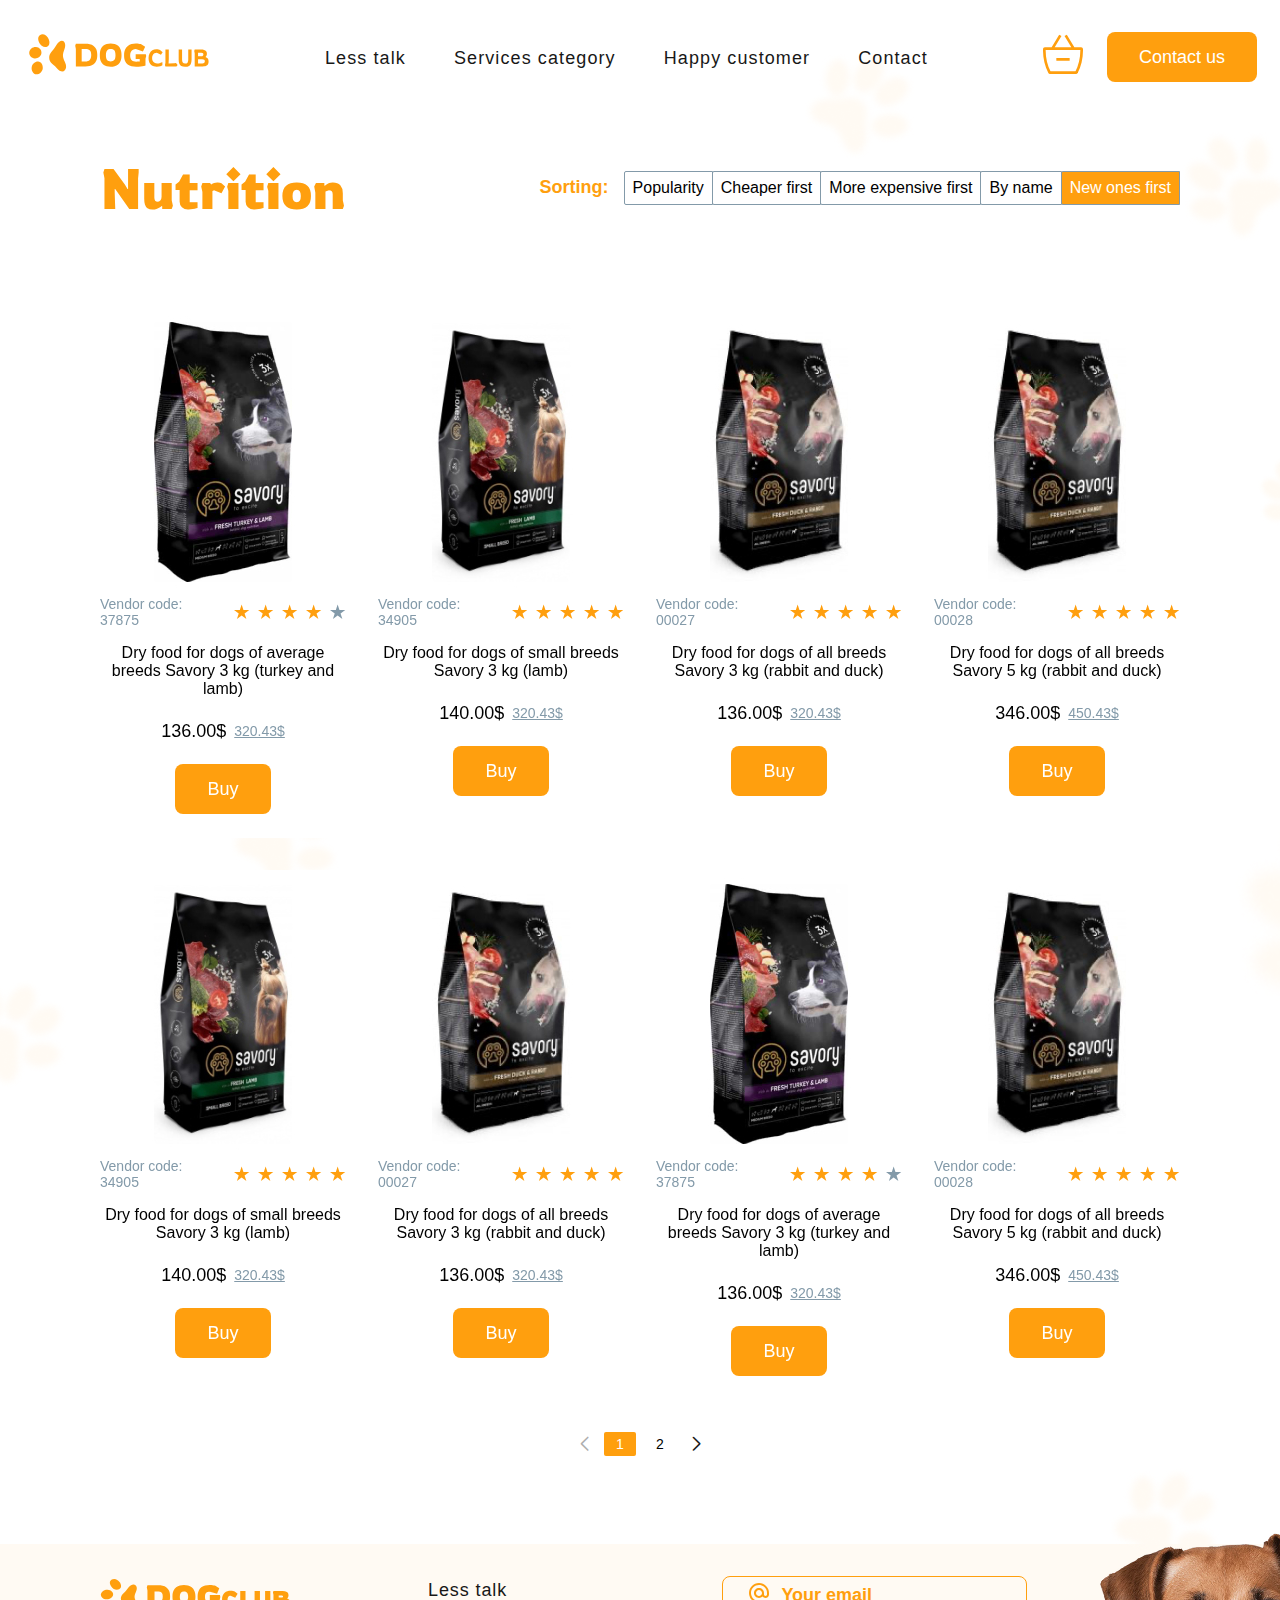
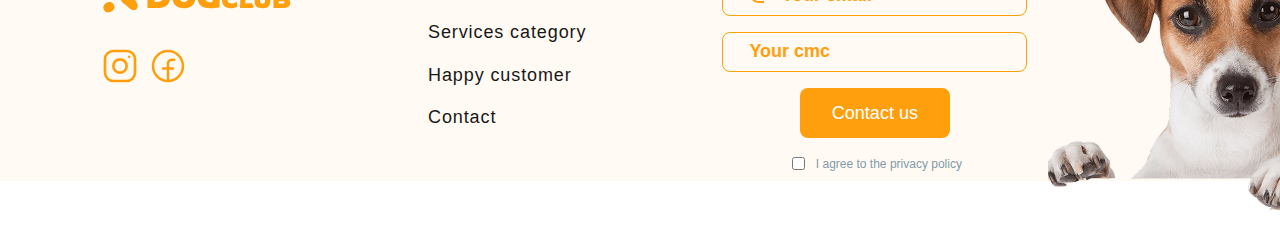
<file: nutrition.html>
<!doctype html>
<html lang="en">
  <head>
    <meta charset="UTF-8" />
    <meta http-equiv="X-UA-Compatible" content="IE=edge" />
    <meta name="viewport" content="width=device-width, initial-scale=1.0" />
    <link
      rel="stylesheet"
      href="https://cdn.jsdelivr.net/npm/swiper@11/swiper-bundle.min.css"
    />
    <link rel="stylesheet" href="/scss/main.min.css" />
    <title>Nutrition</title>
  </head>
  <body>
    <header class="header">
      <div class="container">
        <img src="/images/paw.png" alt="" class="paw paw-header rotate-paw" />
        <div class="header__container">
          <a href="/">
            <svg class="icon-logo orange" width="182" height="43">
              <use href="/images/icons.svg#icon-logo"></use>
            </svg>
          </a>
          <ul class="header__menu">
            <li>
              <a href="/#less-talk-section" class="link">Less talk</a>
            </li>
            <li>
              <a href="/#services-section" class="link">Services category</a>
            </li>
            <li>
              <a href="/#happy-customer-section" class="link">Happy customer </a>
            </li>
            <li>
              <a href="/#contact-us-section" class="link">Contact</a>
            </li>
          </ul>
          <nav class="header__nav">
            <a href="#">
              <svg class="icon-basket orange" width="32" height="32">
                <use href="/images/icons.svg#icon-basket"></use>
              </svg>
            </a>
            <button type="button" class="contact-btn btn">Contact us</button>
            <button type="button" class="header__burger menu-btn-open">
              <svg class="icon-burger-menu orange" width="24" height="24">
                <use href="/images/icons.svg#icon-burger-menu"></use>
              </svg>
            </button>
          </nav>
        </div>
      </div>
    </header>

    <div class="mobile-menu">
      <img src="/images/paw.png" alt="" class="paw mobile-menu__paw-1" />
      <img src="/images/paw.png" alt="" class="paw mobile-menu__paw-2" />
      <img src="/images/paw.png" alt="" class="paw mobile-menu__paw-3" />
      <img src="/images/paw.png" alt="" class="paw mobile-menu__paw-4" />
      <img src="/images/paw.png" alt="" class="paw mobile-menu__paw-5 rotate-paw" />
      <img src="/images/paw.png" alt="" class="paw mobile-menu__paw-6 rotate-paw" />
      <img src="/images/paw.png" alt="" class="paw mobile-menu__paw-7 rotate-paw" />
      <div class="mobile-menu__container">
        <div class="mobile-menu__head">
          <a href="/">
            <svg class="mobile-menu__icon-logo orange" width="92" height="20">
              <use href="/images/icons.svg#icon-logo"></use>
            </svg>
          </a>
          <button class="mobile-menu__btn-close menu-btn-close" type="button">
            <img src="/images/menu-to-close-transition.png" alt="close" />
          </button>
        </div>

        <ul class="mobile-menu__nav">
          <li>
            <a href="/#less-talk-section" class="mobile-menu__link link"
              >Less talk</a
            >
          </li>
          <li>
            <a href="/#services-section" class="mobile-menu__link link"
              >Services category</a
            >
          </li>
          <li>
            <a href="/#happy-customer-section" class="mobile-menu__link link"
              >Happy customer
            </a>
          </li>
          <li>
            <a href="#/contact-us-section" class="mobile-menu__link link">Contact</a>
          </li>
        </ul>

        <div class="mobile-menu__social">
          <a href="#" class="inst">
            <svg class="icon-instagram" width="32" height="32">
              <use href="/images/icons.svg#icon-instagram"></use>
            </svg>
          </a>
          <a href="#" class="facebook orange">
            <svg class="icon-facebook" width="32" height="32">
              <use href="/images/icons.svg#icon-facebook"></use></svg
          ></a>
        </div>
      </div>
    </div>

    <main>
      <section class="nutrition-hero__section section">
        <img
          src="/images/paw.png"
          alt=""
          class="paw hero__paw-1 hero__nutrition-paw"
        />
        <div class="nutrition-hero__container container">
          <h1 class="nutrition-hero__title font-Rowdies">Nutrition</h1>
          <div class="nutrition-hero__filter">
            <p class="sort orange-text">Sorting:</p>
            <div class="group-btn-sort">
              <button type="button" class="sort-btn">Popularity</button>
              <button type="button" class="sort-btn">Cheaper first</button>
              <button type="button" class="sort-btn">More expensive first</button>
              <button type="button" class="sort-btn">By name</button>
              <button type="button" class="sort-btn active">New ones first</button>
            </div>
          </div>
          <div class="nutrition-hero__filter-mobile">
            <button type="button" class="mobile-sort-trigger" id="mobileSortBtn">
              <svg class="icon-sort-mobile orange" width="24" height="24">
                <use href="/images/icons.svg#icon-sort-mobile"></use>
              </svg>
              <span class="current-sort-value">New ones first</span>
            </button>

            <div class="mobile-sort-overlay" id="mobileSortModal">
              <div class="mobile-sort-content">
                <h3 class="mobile-sort-title">Sorting</h3>
                <ul class="mobile-sort-list">
                  <li class="mobile-sort-item">
                    Popularity
                    <svg class="icon-arrow-rounded" width="14" height="14">
                      <use href="/images/icons.svg#icon-arrow-rounded"></use>
                    </svg>
                  </li>
                  <li class="mobile-sort-item">
                    Cheaper first
                    <svg class="icon-arrow-rounded" width="14" height="14">
                      <use href="/images/icons.svg#icon-arrow-rounded"></use>
                    </svg>
                  </li>
                  <li class="mobile-sort-item">
                    More expensive first
                    <svg class="icon-arrow-rounded" width="14" height="14">
                      <use href="/images/icons.svg#icon-arrow-rounded"></use>
                    </svg>
                  </li>
                  <li class="mobile-sort-item">
                    By name
                    <svg class="icon-arrow-rounded" width="14" height="14">
                      <use href="/images/icons.svg#icon-arrow-rounded"></use>
                    </svg>
                  </li>
                  <li class="mobile-sort-item active">
                    New ones first
                    <svg class="icon-arrow-rounded orange" width="14" height="14">
                      <use href="/images/icons.svg#icon-arrow-rounded"></use>
                    </svg>
                  </li>
                </ul>
              </div>
            </div>
          </div>
        </div>
      </section>

      <section class="product__section section">
        <img src="/images/paw.png" alt="" class="paw paw-nutrition-1 rotate-paw" />
        <img src="/images/paw.png" alt="" class="paw paw-nutrition-2" />
        <img src="/images/paw.png" alt="" class="paw paw-nutrition-3 rotate-paw" />

        <div class="product__slider swiper container">
          <ul class="swiper-wrapper" id="product-container">
            <li class="product__card swiper-slide" data-rating="4" data-price="136">
              <img src="/images/product1.jpg" alt="" class="img-product" />
              <div class="product__card-text">
                <div class="product__evaluation-container">
                  <p class="product__vendor-code">Vendor code: 37875</p>
                  <div class="product__stars-container">
                    <svg class="icon-Star orange" width="16" height="16">
                      <use href="/images/icons.svg#icon-Star"></use>
                    </svg>
                    <svg class="icon-Star orange" width="16" height="16">
                      <use href="/images/icons.svg#icon-Star"></use>
                    </svg>
                    <svg class="icon-Star orange" width="16" height="16">
                      <use href="/images/icons.svg#icon-Star"></use>
                    </svg>
                    <svg class="icon-Star orange" width="16" height="16">
                      <use href="/images/icons.svg#icon-Star"></use>
                    </svg>
                    <svg class="icon-Star" width="16" height="16">
                      <use href="/images/icons.svg#icon-Star"></use>
                    </svg>
                  </div>
                </div>
                <p class="product__description">
                  Dry food for dogs of average breeds Savory 3 kg (turkey and lamb)
                </p>
                <div class="product__price-container">
                  <p class="product__price">136.00$</p>
                  <p class="product__sale">320.43$</p>
                </div>
              </div>
              <button type="button" class="buy-btn btn">Buy</button>
            </li>
            <li class="product__card swiper-slide" data-rating="5" data-price="140">
              <img src="/images/product2.jpg" alt="" class="img-product" />
              <div class="product__card-text">
                <div class="product__evaluation-container">
                  <p class="product__vendor-code">Vendor code: 34905</p>
                  <div class="product__stars-container">
                    <svg class="icon-Star orange" width="16" height="16">
                      <use href="/images/icons.svg#icon-Star"></use>
                    </svg>
                    <svg class="icon-Star orange" width="16" height="16">
                      <use href="/images/icons.svg#icon-Star"></use>
                    </svg>
                    <svg class="icon-Star orange" width="16" height="16">
                      <use href="/images/icons.svg#icon-Star"></use>
                    </svg>
                    <svg class="icon-Star orange" width="16" height="16">
                      <use href="/images/icons.svg#icon-Star"></use>
                    </svg>
                    <svg class="icon-Star orange" width="16" height="16">
                      <use href="/images/icons.svg#icon-Star"></use>
                    </svg>
                  </div>
                </div>
                <p class="product__description">
                  Dry food for dogs of small breeds Savory 3 kg (lamb)
                </p>
                <div class="product__price-container">
                  <p class="product__price">140.00$</p>
                  <p class="product__sale">320.43$</p>
                </div>
              </div>
              <button type="button" class="buy-btn btn">Buy</button>
            </li>
            <li class="product__card swiper-slide" data-rating="5" data-price="136">
              <img src="/images/product3.jpg" alt="" class="img-product" />
              <div class="product__card-text">
                <div class="product__evaluation-container">
                  <p class="product__vendor-code">Vendor code: 00027</p>
                  <div class="product__stars-container">
                    <svg class="icon-Star orange" width="16" height="16">
                      <use href="/images/icons.svg#icon-Star"></use>
                    </svg>
                    <svg class="icon-Star orange" width="16" height="16">
                      <use href="/images/icons.svg#icon-Star"></use>
                    </svg>
                    <svg class="icon-Star orange" width="16" height="16">
                      <use href="/images/icons.svg#icon-Star"></use>
                    </svg>
                    <svg class="icon-Star orange" width="16" height="16">
                      <use href="/images/icons.svg#icon-Star"></use>
                    </svg>
                    <svg class="icon-Star orange" width="16" height="16">
                      <use href="/images/icons.svg#icon-Star"></use>
                    </svg>
                  </div>
                </div>
                <p class="product__description">
                  Dry food for dogs of all breeds Savory 3 kg (rabbit and duck)
                </p>
                <div class="product__price-container">
                  <p class="product__price">136.00$</p>
                  <p class="product__sale">320.43$</p>
                </div>
              </div>
              <button type="button" class="buy-btn btn">Buy</button>
            </li>
            <li class="product__card swiper-slide" data-rating="5" data-price="346">
              <img src="/images/product3.jpg" alt="" class="img-product" />
              <div class="product__card-text">
                <div class="product__evaluation-container">
                  <p class="product__vendor-code">Vendor code: 00028</p>
                  <div class="product__stars-container">
                    <svg class="icon-Star orange" width="16" height="16">
                      <use href="/images/icons.svg#icon-Star"></use>
                    </svg>
                    <svg class="icon-Star orange" width="16" height="16">
                      <use href="/images/icons.svg#icon-Star"></use>
                    </svg>
                    <svg class="icon-Star orange" width="16" height="16">
                      <use href="/images/icons.svg#icon-Star"></use>
                    </svg>
                    <svg class="icon-Star orange" width="16" height="16">
                      <use href="/images/icons.svg#icon-Star"></use>
                    </svg>
                    <svg class="icon-Star orange" width="16" height="16">
                      <use href="/images/icons.svg#icon-Star"></use>
                    </svg>
                  </div>
                </div>
                <p class="product__description">
                  Dry food for dogs of all breeds Savory 5 kg (rabbit and duck)
                </p>
                <div class="product__price-container">
                  <p class="product__price">346.00$</p>
                  <p class="product__sale">450.43$</p>
                </div>
              </div>
              <button type="button" class="buy-btn btn">Buy</button>
            </li>
            <li class="product__card swiper-slide" data-rating="5" data-price="140">
              <img src="/images/product2.jpg" alt="" class="img-product" />
              <div class="product__card-text">
                <div class="product__evaluation-container">
                  <p class="product__vendor-code">Vendor code: 34905</p>
                  <div class="product__stars-container">
                    <svg class="icon-Star orange" width="16" height="16">
                      <use href="/images/icons.svg#icon-Star"></use>
                    </svg>
                    <svg class="icon-Star orange" width="16" height="16">
                      <use href="/images/icons.svg#icon-Star"></use>
                    </svg>
                    <svg class="icon-Star orange" width="16" height="16">
                      <use href="/images/icons.svg#icon-Star"></use>
                    </svg>
                    <svg class="icon-Star orange" width="16" height="16">
                      <use href="/images/icons.svg#icon-Star"></use>
                    </svg>
                    <svg class="icon-Star orange" width="16" height="16">
                      <use href="/images/icons.svg#icon-Star"></use>
                    </svg>
                  </div>
                </div>
                <p class="product__description">
                  Dry food for dogs of small breeds Savory 3 kg (lamb)
                </p>
                <div class="product__price-container">
                  <p class="product__price">140.00$</p>
                  <p class="product__sale">320.43$</p>
                </div>
              </div>
              <button type="button" class="buy-btn btn">Buy</button>
            </li>
            <li class="product__card swiper-slide" data-rating="5" data-price="136">
              <img src="/images/product3.jpg" alt="" class="img-product" />
              <div class="product__card-text">
                <div class="product__evaluation-container">
                  <p class="product__vendor-code">Vendor code: 00027</p>
                  <div class="product__stars-container">
                    <svg class="icon-Star orange" width="16" height="16">
                      <use href="/images/icons.svg#icon-Star"></use>
                    </svg>
                    <svg class="icon-Star orange" width="16" height="16">
                      <use href="/images/icons.svg#icon-Star"></use>
                    </svg>
                    <svg class="icon-Star orange" width="16" height="16">
                      <use href="/images/icons.svg#icon-Star"></use>
                    </svg>
                    <svg class="icon-Star orange" width="16" height="16">
                      <use href="/images/icons.svg#icon-Star"></use>
                    </svg>
                    <svg class="icon-Star orange" width="16" height="16">
                      <use href="/images/icons.svg#icon-Star"></use>
                    </svg>
                  </div>
                </div>
                <p class="product__description">
                  Dry food for dogs of all breeds Savory 3 kg (rabbit and duck)
                </p>
                <div class="product__price-container">
                  <p class="product__price">136.00$</p>
                  <p class="product__sale">320.43$</p>
                </div>
              </div>
              <button type="button" class="buy-btn btn">Buy</button>
            </li>
            <li class="product__card swiper-slide" data-rating="4" data-price="136">
              <img src="/images/product1.jpg" alt="" class="img-product" />
              <div class="product__card-text">
                <div class="product__evaluation-container">
                  <p class="product__vendor-code">Vendor code: 37875</p>
                  <div class="product__stars-container">
                    <svg class="icon-Star orange" width="16" height="16">
                      <use href="/images/icons.svg#icon-Star"></use>
                    </svg>
                    <svg class="icon-Star orange" width="16" height="16">
                      <use href="/images/icons.svg#icon-Star"></use>
                    </svg>
                    <svg class="icon-Star orange" width="16" height="16">
                      <use href="/images/icons.svg#icon-Star"></use>
                    </svg>
                    <svg class="icon-Star orange" width="16" height="16">
                      <use href="/images/icons.svg#icon-Star"></use>
                    </svg>
                    <svg class="icon-Star" width="16" height="16">
                      <use href="/images/icons.svg#icon-Star"></use>
                    </svg>
                  </div>
                </div>
                <p class="product__description">
                  Dry food for dogs of average breeds Savory 3 kg (turkey and lamb)
                </p>
                <div class="product__price-container">
                  <p class="product__price">136.00$</p>
                  <p class="product__sale">320.43$</p>
                </div>
              </div>
              <button type="button" class="buy-btn btn">Buy</button>
            </li>
            <li class="product__card swiper-slide" data-rating="5" data-price="346">
              <img src="/images/product3.jpg" alt="" class="img-product" />
              <div class="product__card-text">
                <div class="product__evaluation-container">
                  <p class="product__vendor-code">Vendor code: 00028</p>
                  <div class="product__stars-container">
                    <svg class="icon-Star orange" width="16" height="16">
                      <use href="/images/icons.svg#icon-Star"></use>
                    </svg>
                    <svg class="icon-Star orange" width="16" height="16">
                      <use href="/images/icons.svg#icon-Star"></use>
                    </svg>
                    <svg class="icon-Star orange" width="16" height="16">
                      <use href="/images/icons.svg#icon-Star"></use>
                    </svg>
                    <svg class="icon-Star orange" width="16" height="16">
                      <use href="/images/icons.svg#icon-Star"></use>
                    </svg>
                    <svg class="icon-Star orange" width="16" height="16">
                      <use href="/images/icons.svg#icon-Star"></use>
                    </svg>
                  </div>
                </div>
                <p class="product__description">
                  Dry food for dogs of all breeds Savory 5 kg (rabbit and duck)
                </p>
                <div class="product__price-container">
                  <p class="product__price">346.00$</p>
                  <p class="product__sale">450.43$</p>
                </div>
              </div>
              <button type="button" class="buy-btn btn">Buy</button>
            </li>
            <li class="product__card swiper-slide" data-rating="4" data-price="136">
              <img src="/images/product1.jpg" alt="" class="img-product" />
              <div class="product__card-text">
                <div class="product__evaluation-container">
                  <p class="product__vendor-code">Vendor code: 37875</p>
                  <div class="product__stars-container">
                    <svg class="icon-Star orange" width="16" height="16">
                      <use href="/images/icons.svg#icon-Star"></use>
                    </svg>
                    <svg class="icon-Star orange" width="16" height="16">
                      <use href="/images/icons.svg#icon-Star"></use>
                    </svg>
                    <svg class="icon-Star orange" width="16" height="16">
                      <use href="/images/icons.svg#icon-Star"></use>
                    </svg>
                    <svg class="icon-Star orange" width="16" height="16">
                      <use href="/images/icons.svg#icon-Star"></use>
                    </svg>
                    <svg class="icon-Star" width="16" height="16">
                      <use href="/images/icons.svg#icon-Star"></use>
                    </svg>
                  </div>
                </div>
                <p class="product__description">
                  Dry food for dogs of average breeds Savory 3 kg (turkey and lamb)
                </p>
                <div class="product__price-container">
                  <p class="product__price">136.00$</p>
                  <p class="product__sale">320.43$</p>
                </div>
              </div>
              <button type="button" class="buy-btn btn">Buy</button>
            </li>
            <li class="product__card swiper-slide" data-rating="5" data-price="140">
              <img src="/images/product2.jpg" alt="" class="img-product" />
              <div class="product__card-text">
                <div class="product__evaluation-container">
                  <p class="product__vendor-code">Vendor code: 34905</p>
                  <div class="product__stars-container">
                    <svg class="icon-Star orange" width="16" height="16">
                      <use href="/images/icons.svg#icon-Star"></use>
                    </svg>
                    <svg class="icon-Star orange" width="16" height="16">
                      <use href="/images/icons.svg#icon-Star"></use>
                    </svg>
                    <svg class="icon-Star orange" width="16" height="16">
                      <use href="/images/icons.svg#icon-Star"></use>
                    </svg>
                    <svg class="icon-Star orange" width="16" height="16">
                      <use href="/images/icons.svg#icon-Star"></use>
                    </svg>
                    <svg class="icon-Star orange" width="16" height="16">
                      <use href="/images/icons.svg#icon-Star"></use>
                    </svg>
                  </div>
                </div>
                <p class="product__description">
                  Dry food for dogs of small breeds Savory 3 kg (lamb)
                </p>
                <div class="product__price-container">
                  <p class="product__price">140.00$</p>
                  <p class="product__sale">320.43$</p>
                </div>
              </div>
              <button type="button" class="buy-btn btn">Buy</button>
            </li>
            <li class="product__card swiper-slide" data-rating="5" data-price="136">
              <img src="/images/product3.jpg" alt="" class="img-product" />
              <div class="product__card-text">
                <div class="product__evaluation-container">
                  <p class="product__vendor-code">Vendor code: 00027</p>
                  <div class="product__stars-container">
                    <svg class="icon-Star orange" width="16" height="16">
                      <use href="/images/icons.svg#icon-Star"></use>
                    </svg>
                    <svg class="icon-Star orange" width="16" height="16">
                      <use href="/images/icons.svg#icon-Star"></use>
                    </svg>
                    <svg class="icon-Star orange" width="16" height="16">
                      <use href="/images/icons.svg#icon-Star"></use>
                    </svg>
                    <svg class="icon-Star orange" width="16" height="16">
                      <use href="/images/icons.svg#icon-Star"></use>
                    </svg>
                    <svg class="icon-Star orange" width="16" height="16">
                      <use href="/images/icons.svg#icon-Star"></use>
                    </svg>
                  </div>
                </div>
                <p class="product__description">
                  Dry food for dogs of all breeds Savory 3 kg (rabbit and duck)
                </p>
                <div class="product__price-container">
                  <p class="product__price">136.00$</p>
                  <p class="product__sale">320.43$</p>
                </div>
              </div>
              <button type="button" class="buy-btn btn">Buy</button>
            </li>
            <li class="product__card swiper-slide" data-rating="5" data-price="346">
              <img src="/images/product3.jpg" alt="" class="img-product" />
              <div class="product__card-text">
                <div class="product__evaluation-container">
                  <p class="product__vendor-code">Vendor code: 00028</p>
                  <div class="product__stars-container">
                    <svg class="icon-Star orange" width="16" height="16">
                      <use href="/images/icons.svg#icon-Star"></use>
                    </svg>
                    <svg class="icon-Star orange" width="16" height="16">
                      <use href="/images/icons.svg#icon-Star"></use>
                    </svg>
                    <svg class="icon-Star orange" width="16" height="16">
                      <use href="/images/icons.svg#icon-Star"></use>
                    </svg>
                    <svg class="icon-Star orange" width="16" height="16">
                      <use href="/images/icons.svg#icon-Star"></use>
                    </svg>
                    <svg class="icon-Star orange" width="16" height="16">
                      <use href="/images/icons.svg#icon-Star"></use>
                    </svg>
                  </div>
                </div>
                <p class="product__description">
                  Dry food for dogs of all breeds Savory 5 kg (rabbit and duck)
                </p>
                <div class="product__price-container">
                  <p class="product__price">346.00$</p>
                  <p class="product__sale">450.43$</p>
                </div>
              </div>
              <button type="button" class="buy-btn btn">Buy</button>
            </li>
            <li class="product__card swiper-slide" data-rating="5" data-price="140">
              <img src="/images/product2.jpg" alt="" class="img-product" />
              <div class="product__card-text">
                <div class="product__evaluation-container">
                  <p class="product__vendor-code">Vendor code: 34905</p>
                  <div class="product__stars-container">
                    <svg class="icon-Star orange" width="16" height="16">
                      <use href="/images/icons.svg#icon-Star"></use>
                    </svg>
                    <svg class="icon-Star orange" width="16" height="16">
                      <use href="/images/icons.svg#icon-Star"></use>
                    </svg>
                    <svg class="icon-Star orange" width="16" height="16">
                      <use href="/images/icons.svg#icon-Star"></use>
                    </svg>
                    <svg class="icon-Star orange" width="16" height="16">
                      <use href="/images/icons.svg#icon-Star"></use>
                    </svg>
                    <svg class="icon-Star orange" width="16" height="16">
                      <use href="/images/icons.svg#icon-Star"></use>
                    </svg>
                  </div>
                </div>
                <p class="product__description">
                  Dry food for dogs of small breeds Savory 3 kg (lamb)
                </p>
                <div class="product__price-container">
                  <p class="product__price">140.00$</p>
                  <p class="product__sale">320.43$</p>
                </div>
              </div>
              <button type="button" class="buy-btn btn">Buy</button>
            </li>
            <li class="product__card swiper-slide" data-rating="5" data-price="136">
              <img src="/images/product3.jpg" alt="" class="img-product" />
              <div class="product__card-text">
                <div class="product__evaluation-container">
                  <p class="product__vendor-code">Vendor code: 00027</p>
                  <div class="product__stars-container">
                    <svg class="icon-Star orange" width="16" height="16">
                      <use href="/images/icons.svg#icon-Star"></use>
                    </svg>
                    <svg class="icon-Star orange" width="16" height="16">
                      <use href="/images/icons.svg#icon-Star"></use>
                    </svg>
                    <svg class="icon-Star orange" width="16" height="16">
                      <use href="/images/icons.svg#icon-Star"></use>
                    </svg>
                    <svg class="icon-Star orange" width="16" height="16">
                      <use href="/images/icons.svg#icon-Star"></use>
                    </svg>
                    <svg class="icon-Star orange" width="16" height="16">
                      <use href="/images/icons.svg#icon-Star"></use>
                    </svg>
                  </div>
                </div>
                <p class="product__description">
                  Dry food for dogs of all breeds Savory 3 kg (rabbit and duck)
                </p>
                <div class="product__price-container">
                  <p class="product__price">136.00$</p>
                  <p class="product__sale">320.43$</p>
                </div>
              </div>
              <button type="button" class="buy-btn btn">Buy</button>
            </li>
            <li class="product__card swiper-slide" data-rating="4" data-price="136">
              <img src="/images/product1.jpg" alt="" class="img-product" />
              <div class="product__card-text">
                <div class="product__evaluation-container">
                  <p class="product__vendor-code">Vendor code: 37875</p>
                  <div class="product__stars-container">
                    <svg class="icon-Star orange" width="16" height="16">
                      <use href="/images/icons.svg#icon-Star"></use>
                    </svg>
                    <svg class="icon-Star orange" width="16" height="16">
                      <use href="/images/icons.svg#icon-Star"></use>
                    </svg>
                    <svg class="icon-Star orange" width="16" height="16">
                      <use href="/images/icons.svg#icon-Star"></use>
                    </svg>
                    <svg class="icon-Star orange" width="16" height="16">
                      <use href="/images/icons.svg#icon-Star"></use>
                    </svg>
                    <svg class="icon-Star" width="16" height="16">
                      <use href="/images/icons.svg#icon-Star"></use>
                    </svg>
                  </div>
                </div>
                <p class="product__description">
                  Dry food for dogs of average breeds Savory 3 kg (turkey and lamb)
                </p>
                <div class="product__price-container">
                  <p class="product__price">136.00$</p>
                  <p class="product__sale">320.43$</p>
                </div>
              </div>
              <button type="button" class="buy-btn btn">Buy</button>
            </li>
            <li class="product__card swiper-slide" data-rating="5" data-price="346">
              <img src="/images/product3.jpg" alt="" class="img-product" />
              <div class="product__card-text">
                <div class="product__evaluation-container">
                  <p class="product__vendor-code">Vendor code: 00028</p>
                  <div class="product__stars-container">
                    <svg class="icon-Star orange" width="16" height="16">
                      <use href="/images/icons.svg#icon-Star"></use>
                    </svg>
                    <svg class="icon-Star orange" width="16" height="16">
                      <use href="/images/icons.svg#icon-Star"></use>
                    </svg>
                    <svg class="icon-Star orange" width="16" height="16">
                      <use href="/images/icons.svg#icon-Star"></use>
                    </svg>
                    <svg class="icon-Star orange" width="16" height="16">
                      <use href="/images/icons.svg#icon-Star"></use>
                    </svg>
                    <svg class="icon-Star orange" width="16" height="16">
                      <use href="/images/icons.svg#icon-Star"></use>
                    </svg>
                  </div>
                </div>
                <p class="product__description">
                  Dry food for dogs of all breeds Savory 5 kg (rabbit and duck)
                </p>
                <div class="product__price-container">
                  <p class="product__price">346.00$</p>
                  <p class="product__sale">450.43$</p>
                </div>
              </div>
              <button type="button" class="buy-btn btn">Buy</button>
            </li>
          </ul>
          <div class="product__controls">
            <div class="swiper-button-prev"></div>
            <div class="swiper-pagination"></div>
            <div class="swiper-button-next"></div>
          </div>
        </div>
      </section>
    </main>

    <footer class="footer">
      <div class="footer__container">
        <img src="/images/paw.png" alt="" class="paw paw-footer rotate-paw" />
        <div class="footer__navigation">
          <div class="footer__nav">
            <a href="/">
              <svg class="icon-logo-footer orange" width="192" height="40">
                <use href="/images/icons.svg#icon-logo-footer"></use>
              </svg>
            </a>
            <div class="footer__social">
              <a href="#" class="inst">
                <svg class="icon-instagram" width="40" height="40">
                  <use href="/images/icons.svg#icon-instagram"></use>
                </svg>
              </a>
              <a href="#" class="facebook orange">
                <svg class="icon-facebook" width="40" height="40">
                  <use href="/images/icons.svg#icon-facebook"></use></svg
              ></a>
            </div>
          </div>
          <ul class="footer__menu">
            <li>
              <a href="/#less-talk-section" class="footer__link">Less talk</a>
            </li>
            <li>
              <a href="/#services-section" class="footer__link">Services category</a>
            </li>
            <li>
              <a href="/#happy-customer-section" class="footer__link">
                Happy customer
              </a>
            </li>
            <li>
              <a href="/#contact-us-section" class="footer__link">Contact</a>
            </li>
          </ul>
          <div class="footer__form">
            <div class="footer__form-field input">
              <label class="input__label" for="your-email-footer">
                <svg class="icon-alternate-email orange" width="24" height="24">
                  <use href="images/icons.svg#icon-alternate-email"></use>
                </svg>
              </label>
              <input
                class="input__control"
                type="text"
                name="your-email-footer"
                id="your-email-footer"
                placeholder="Your email"
              />
            </div>
            <div class="footer__form-field input">
              <label class="input__label visualy-hidden" for="your-cmc"> </label>
              <input
                class="input__control"
                type="text"
                name="your-cmc"
                id="your-cmc"
                placeholder="Your cmc"
              />
            </div>
            <div class="modal-control">
              <button type="submit" class="footer__btn btn">Contact us</button>
              <p class="form-terms">
                <input type="checkbox" />
                I agree to the privacy policy
              </p>
            </div>
          </div>
        </div>
        <div class="footer__dog">
          <img src="/images/footer_dog.png" alt="" class="footer-dog" />
        </div>
      </div>
    </footer>

    <script src="https://cdn.jsdelivr.net/npm/swiper@11/swiper-bundle.min.js"></script>
    <script src="/js/sort.js"></script>
    <script src="/js/mobile.js"></script>
    <script src="/js/swiper-nutrition.js"></script>
  </body>
</html>
</file>
<file: scss/main.min.css>
body{font-family:"Roboto Regular",sans-serif;font-size:22px;font-weight:400;margin:0;overflow-x:hidden}html{scroll-behavior:smooth}button{cursor:pointer}a{display:inline-block;text-decoration:none}ul{list-style-type:none;margin:0;padding:0}h1,h2,h3,h4,h5,p{margin:0}.section{position:relative;overflow:hidden;padding:20px 100px}.container{width:100%;max-width:1224px;margin:0 auto}.orange{fill:var(--main-brand-color)}.black{fill:var(--main-text-color)}.white{fill:var(--white)}.paw{position:absolute}.rotate-paw{transform:rotate(90deg)}:root{--main-brand-color: #ff9f0e;--brand-color-hover: #fcb62a;--white: #fff;--main-text-color: #181817;--peach-color: #fffaf3;--super-light-blue: #f9f9ff;--blue-grey-info: #839aa9}@font-face{font-display:swap;font-family:"Roboto Light";font-weight:400;src:url("/fonts/Roboto-Light.ttf") format("truetype")}@font-face{font-display:swap;font-family:"Roboto";font-weight:400;src:url("/fonts/Roboto-Regular.ttf") format("truetype")}@font-face{font-display:swap;font-family:"Roboto SemiBold";font-weight:600;src:url("/fonts/Roboto-SemiBold.ttf") format("truetype")}@font-face{font-display:swap;font-family:"Rowdies";font-weight:400;src:url("/fonts/Rowdies-Regular.ttf") format("truetype")}.font-Rowdies{font-family:"Rowdies",sans-serif;font-weight:400;line-height:100%;color:var(--main-text-color)}.orange-text{color:var(--main-brand-color)}.title-section{font-size:52px}.text{line-height:1.5}.center{margin:0 auto}.visualy-hidden{position:absolute;left:-10000px;top:auto;width:1px;height:1px;overflow:hidden}.link{font-size:18px;line-height:1.3;color:var(--main-text-color)}.link:hover{color:var(--main-brand-color);font-family:"Roboto",sans-serif;font-weight:700}.btn{background-color:var(--main-brand-color);color:var(--white);border:none;border-radius:8px;height:100%;max-height:53px;font-size:18px;font-weight:500;line-height:100%;padding:16px 32px;white-space:nowrap}.btn:hover{background-color:var(--brand-color-hover)}.contact-btn{display:none}@media screen and (min-width: 1280px){.contact-btn{display:block;width:100%;max-width:151px}}.explore-btn{width:100%;max-width:143px;border-radius:4px;padding:8px 24px;font-size:16px}@media screen and (min-width: 1280px){.explore-btn{max-width:171px;border-radius:8px;padding:16px 32px;font-size:18px}}.carousel-button{display:none}@media screen and (min-width: 1280px){.carousel-button{display:block;flex-shrink:0;border:none;background:rgba(0,0,0,0)}}.carousel-button.next{transform:rotate(180deg)}.pagination{bottom:0;left:0;width:100%;display:flex;align-items:center;justify-content:center;gap:16px;z-index:10}@media screen and (min-width: 1280px){.pagination{gap:24px}}.pagination__button{width:8px;height:8px;background:var(--blue-grey-info);border-radius:50%;cursor:pointer;transition:.3s;display:block}@media screen and (min-width: 1280px){.pagination__button{width:11px;height:11px}}.pagination__button-active{background:var(--main-brand-color);transform:scale(1.2)}.header{position:absolute;top:0;left:0;width:100%;background-color:rgba(0,0,0,0);padding:16px 0;z-index:1}@media screen and (min-width: 1280px){.header{padding:32px 0}}.header__container{display:flex;justify-content:space-between;align-items:center;padding:0 20px}@media screen and (min-width: 1280px){.header__container{gap:115px;padding:0}}.header__menu{display:none}@media screen and (min-width: 1280px){.header__menu{display:flex;flex-grow:1;justify-content:center;align-items:center;gap:48px;letter-spacing:.05em;white-space:nowrap}}.header__nav{display:flex;align-items:center;gap:16px}@media screen and (min-width: 1280px){.header__nav{gap:24px}}.header__burger{display:block;background:rgba(0,0,0,0);border:none;width:24px;height:24px}@media screen and (min-width: 1280px){.header__burger{display:none}}.paw-header{display:none}@media screen and (min-width: 1280px){.paw-header{display:block;top:43px;left:800px;z-index:-2}}.icon-logo{width:92px;height:20px}@media screen and (min-width: 1280px){.icon-logo{width:182px;height:43px}}.icon-basket{width:24px;height:24px}@media screen and (min-width: 1280px){.icon-basket{width:40px;height:40px}}.input{position:relative;display:flex;align-items:center;gap:8px;box-sizing:border-box;width:100%;height:40px;padding:8px 24px;border-radius:8px;border:1px solid var(--main-brand-color)}@media screen and (min-width: 1280px){.input{padding:8px 40px;height:48px}}.input__control{border:none;font-size:18px;line-height:1.3;background-color:rgba(0,0,0,0)}.input__control:focus{background-color:var(--copyright-grey);outline:none}.input__control::-moz-placeholder{font-size:18px;color:var(--main-brand-color);line-height:1.3}.input__control::placeholder{font-size:18px;color:var(--main-brand-color);line-height:1.3}.form-terms{display:flex;align-items:center;gap:8px;font-size:12px;font-weight:300;line-height:100%;color:var(--blue-grey-info);text-align:center}.backdrop{position:fixed;top:0;left:0;right:0;bottom:0;display:flex;align-items:center;justify-content:center;background-color:rgba(1,31,74,.4);padding:24px;transition:opacity .3s,visibility .3s}.backdrop.is-hidden{opacity:0;visibility:hidden;pointer-events:none}.modal{position:relative;box-sizing:border-box;width:100%;height:100%;max-width:880px;max-height:880px;background:var(--peach-color);border-radius:32px;padding:142px 140px;overflow:auto}.modal__content{display:flex;flex-direction:column;gap:42px}.modal-input-container{display:flex;flex-direction:column;align-items:center;gap:16px;width:100%}@media screen and (min-width: 1280px){.modal-input-container{gap:24px}}.modal-control{display:flex;flex-direction:column;align-items:center;gap:8px}@media screen and (min-width: 1280px){.modal-control{gap:16px}}.modal-btn-close{position:absolute;width:32px;height:32px;top:42px;right:42px;background:rgba(0,0,0,0);border:none}.mobile-menu{position:fixed;top:0;left:0;width:100%;height:100%;background-color:var(--white);transform:translateX(100%);transition:transform .5s;z-index:100}.mobile-menu.is-open{transform:translateX(0)}.mobile-menu__btn-close{position:absolute;top:16px;right:20px;width:24px;height:24px;background:rgba(0,0,0,0);border:none;padding:0}.mobile-menu__container{display:flex;flex-direction:column;gap:24px;padding:0 24px}.mobile-menu__icon-logo{position:absolute;top:16px;left:20px;width:92px;height:20px}.mobile-menu__nav{display:flex;flex-direction:column;gap:16px}.mobile-menu__link{font-size:16px}.mobile-menu__paw-1{top:449px;left:-29px;width:88px;height:88px}.mobile-menu__paw-2{top:320px;left:137px;width:24px;height:24px}.mobile-menu__paw-3{top:349px;left:178px;width:24px;height:24px}.mobile-menu__paw-4{top:395px;left:196px;width:24px;height:24px}.mobile-menu__paw-5{top:267px;left:278px;width:56px;height:56px}.mobile-menu__paw-6{top:570px;left:218px;width:24px;height:24px}.mobile-menu__paw-7{top:559px;left:266px;width:24px;height:24px}.card{width:320px;height:416px;position:relative;display:flex;flex-direction:column;justify-content:flex-end;border-radius:24px;overflow:hidden;flex-shrink:0}@media screen and (min-width: 1280px){.card{width:344px;height:456px}}.card-image{position:absolute;top:0;left:0;width:100%;height:100%;z-index:-1}.card-info{display:flex;flex-direction:column;align-items:center;padding:16px 42px;gap:24px;box-sizing:border-box;background-color:var(--blue-grey-info);z-index:10;width:100%;height:130px;color:var(--white)}.hero__section{background-image:url(/images/hero-section-background.png);background-repeat:no-repeat;background-size:cover;background-position:top right;max-height:800px;padding:20px 28px}@media screen and (min-width: 1280px){.hero__section{background-size:100% auto;margin-top:64px;padding:40px 100px}}.hero__container{min-width:303px}@media screen and (min-width: 1280px){.hero__container{display:flex;gap:65px}}.hero__content,.hero__dog{flex-grow:1}.hero__content{display:flex;flex-direction:column;gap:24px;margin:60px 0}@media screen and (min-width: 1280px){.hero__content{gap:40px;width:100%;margin:212px 0 228px 0}}.hero__title{font-size:32px;line-height:100%;letter-spacing:5%;text-align:center}@media screen and (min-width: 1280px){.hero__title{font-size:72px;text-align:start}}.hero__description{font-size:16px;text-align:center;line-height:100%}@media screen and (min-width: 1280px){.hero__description{font-size:22px;text-align:start;line-height:1.5}}.hero__nav{display:flex;flex-direction:column;gap:16px;align-items:center;max-width:296px}@media screen and (min-width: 1280px){.hero__nav{gap:24px;width:100%;max-width:499px;align-items:start}}.hero__paw-1{display:none}@media screen and (min-width: 1280px){.hero__paw-1{display:block;top:0;right:-20px;z-index:1}}.hero__paw-2{display:none}@media screen and (min-width: 1280px){.hero__paw-2{display:block;top:700px;left:225px}}.hero__haski{position:absolute;width:24px;height:24px;top:219px;right:295px}@media screen and (min-width: 1280px){.hero__haski{width:48px;height:48px;top:455px;right:721px}}.hero__taksa{position:absolute;width:24px;height:24px;top:277px;right:160px}@media screen and (min-width: 1280px){.hero__taksa{width:48px;height:48px;top:180px;right:487px}}.hero__puppy{position:absolute;width:24px;height:24px;top:221px;right:28px}@media screen and (min-width: 1280px){.hero__puppy{width:48px;height:48px;top:280px;right:106px}}.hero-dog{display:none}@media screen and (min-width: 1280px){.hero-dog{display:block;margin-top:220px}}.hero-elements{display:none}@media screen and (min-width: 1280px){.hero-elements{display:block;position:absolute;margin-left:-250px;margin-top:130px}}.icon-hero-arrow{display:none}@media screen and (min-width: 1280px){.icon-hero-arrow{display:block;position:absolute;top:156px;right:821px}}.icon-orange-paw{position:absolute;width:16px;height:16px;top:267px;right:265px}@media screen and (min-width: 1280px){.icon-orange-paw{width:42px;height:42px;top:616px;right:706px}}.icon-pink-paw{position:absolute;width:16px;height:16px;top:277px;right:85px}@media screen and (min-width: 1280px){.icon-pink-paw{width:42px;height:42px;top:414px;right:60px}}.icon-purple-paw{position:absolute;width:16px;height:16px;top:129px;right:14px}@media screen and (min-width: 1280px){.icon-purple-paw{width:42px;height:42px;top:272px;right:592px}}.less-talk__section{padding:20px 20px}@media screen and (min-width: 1280px){.less-talk__section{padding:20px 100px}}@media screen and (min-width: 1280px){.less-talk__container{display:flex;gap:84px;padding:24px 0;margin:0}}.less-talk__content{display:flex;flex-direction:column;gap:24px}@media screen and (min-width: 1280px){.less-talk__content{gap:40px;width:100%;max-width:640px;margin:131px 0;flex-grow:1}}.less-talk__dog{display:none}@media screen and (min-width: 1280px){.less-talk__dog{display:block;flex-grow:1}}.less-talk__title{font-size:32px;width:100%}@media screen and (min-width: 1280px){.less-talk__title{font-size:52px;width:100%;max-width:420px}}.less-talk__text{font-size:18px}@media screen and (min-width: 1280px){.less-talk__text{font-size:22px;line-height:1.5}}.less-talk__nav{display:flex;flex-direction:column;gap:24px}.less-talk__buttons-container{display:flex;align-items:center;gap:40px}.paw-learn-more-1{position:absolute;margin-left:171px;margin-top:70px}.paw-learn-more-2{transform:rotate(-50deg);position:absolute;margin-left:50px;margin-top:320px}.paw-learn-more-3{transform:rotate(65deg);position:absolute;margin-left:420px;margin-top:260px}.dog-learn-more{position:absolute;margin-top:120px}.video-learn-more{position:absolute;margin-left:300px;margin-top:80px}.video-learn-more-mobile{width:86px;height:72px}@media screen and (min-width: 1280px){.video-learn-more-mobile{display:none}}.paw-less-talk-1{transform:scale(0.5) rotate(90deg);top:-36px;left:280px}@media screen and (min-width: 1280px){.paw-less-talk-1{left:-48px;top:124px}}.paw-less-talk-2{transform:scale(0.3);top:32px;left:280px}@media screen and (min-width: 1280px){.paw-less-talk-2{top:140px;left:1280px;transform:scale(2)}}.paw-less-talk-3{display:none}@media screen and (min-width: 1280px){.paw-less-talk-3{display:block;top:611px;right:207px}}.icon-less-arrow{display:inline-block;width:48px;height:40px;margin-left:10px;position:static}@media screen and (min-width: 1280px){.icon-less-arrow{display:none}}.mobile-break{display:block}@media screen and (min-width: 1280px){.mobile-break{display:none}}.services__section{background:url(/images/service-category-background-mobile.png) no-repeat;position:relative;padding:20px}@media screen and (min-width: 1280px){.services__section{background:url(/images/service-category-background.png) no-repeat;position:relative;padding:72px 0 112px 0}}.services__container{display:flex;flex-direction:column;align-items:center;gap:24px}@media screen and (min-width: 1280px){.services__container{gap:48px}}.services__title{font-size:32px;white-space:nowrap;margin-top:12px}@media screen and (min-width: 1280px){.services__title{font-size:52px}}.services__nav{display:flex;flex-direction:column;align-items:center;gap:24px}@media screen and (min-width: 1280px){.services__nav{flex-direction:row;align-items:flex-end}}.services__card{position:relative;display:flex;flex-direction:column;justify-content:center;align-items:center;gap:24px;width:240px;height:240px;background:linear-gradient(180deg, #ffffff 0%, #fffbf4 100%);box-shadow:0px 4px 4px 0px rgba(24,24,23,.05);border:1px solid var(--super-light-blue);border-radius:16px;box-sizing:border-box;padding:47px 71px;fill:var(--main-text-color)}.services__link{display:none;color:var(--main-brand-color);font-family:"Roboto SemiBold",sans-serif}.services__link:nth-child(2){display:block}.services__link:last-child{display:block}@media screen and (min-width: 1280px){.services__link{display:block}}.services__more-link{display:flex;align-items:center;gap:8px;color:var(--main-brand-color);font-size:18px;line-height:1.3;letter-spacing:.05em}.services__arrow{display:none}@media screen and (min-width: 1280px){.services__arrow{display:block;position:absolute;right:51px;top:0}}.icon-arrow{width:40px}.happy-customer__section{padding:20px}@media screen and (min-width: 1280px){.happy-customer__section{padding:12px 90px 0 90px}}.happy-customer__container{display:flex;flex-direction:column;align-items:center;gap:24px}@media screen and (min-width: 1280px){.happy-customer__container{gap:48px}}.happy-customer__title{font-size:32px}@media screen and (min-width: 1280px){.happy-customer__title{font-size:52px}}.happy-customer__slider{display:flex;align-items:center;justify-content:center;gap:24px;width:100%;position:relative}.swiper-container{display:block;position:relative;flex-grow:1;min-width:0}.swiper-wrapper{display:flex;box-sizing:content-box}.swiper-slide{width:auto;height:auto;display:flex;justify-content:center;transition:transform .3s ease}.customer-info{display:flex;flex-direction:column;align-items:center;gap:8px}.customer-name{font-size:24px;margin:0 auto;line-height:100%}.customer-phrase{font-size:16px;line-height:100%;white-space:nowrap}.swiper-container{width:100%;display:flex;flex-direction:column;align-items:center;overflow:hidden;gap:16px}@media screen and (min-width: 1280px){.swiper-container{gap:32px}}.grade-container{display:flex;align-items:center;gap:40px}.bones{display:flex;gap:8px;fill:#f1f3ff}.grade{font-size:16px;color:var(--main-brand-color)}.paw-happy-customer-1{bottom:-28px;left:256px;transform:scale(0.3) rotate(90deg)}@media screen and (min-width: 1280px){.paw-happy-customer-1{display:block;top:0;left:76px;transform:scale(1) rotate(90deg)}}.paw-happy-customer-2{display:none}@media screen and (min-width: 1280px){.paw-happy-customer-2{display:block;right:0}}.paw-happy-customer-3{left:-37px;bottom:-26px;transform:scale(0.5)}@media screen and (min-width: 1280px){.paw-happy-customer-3{display:block;left:-20px;bottom:12px;transform:scale(2)}}.contact-us__section{position:relative;z-index:1;padding:72px 20px;background:none}@media screen and (min-width: 1280px){.contact-us__section{padding:168px 0 74px 0}}.contact-us__section::before{content:"";position:absolute;background:url(/images/contact-us-background-mobile.png) no-repeat;z-index:-1;top:-100px;left:0;width:100%;height:calc(100% + 100px);background-size:cover;background-position:top}@media screen and (min-width: 1280px){.contact-us__section::before{background:url(/images/contact-us-background.png) no-repeat;left:0;width:100%;background-size:cover;background-position:top center}}.contact-us__content{display:flex;align-items:center;gap:80px}.contact-us__form{display:flex;flex-direction:column;align-items:center;margin:0 auto;gap:24px}@media screen and (min-width: 1280px){.contact-us__form{gap:42px;width:600px;height:595px}}.contact-us__text{display:flex;flex-direction:column;align-items:center;gap:16px}.contact-us__title{text-align:center;line-height:100%;font-size:32px;max-width:254px}@media screen and (min-width: 1280px){.contact-us__title{font-size:52px;max-width:600px}}.contact-us__description{font-size:14px;line-height:1.3;color:var(--blue-grey-info)}@media screen and (min-width: 1280px){.contact-us__description{font-size:18px}}.contact-us__back-elements{display:none}@media screen and (min-width: 1280px){.contact-us__back-elements{display:block}}.contact-us__contact-btn{border-radius:4px;padding:8px 24px;font-size:16px}@media screen and (min-width: 1280px){.contact-us__contact-btn{border-radius:8px;padding:16px 32px;font-size:18px}}.contact-us__paw-1{width:56px;height:56px;bottom:-8px;left:-8px}@media screen and (min-width: 1280px){.contact-us__paw-1{display:none}}.contact-us__paw-2{width:32px;height:32px;bottom:-1px;left:332px}@media screen and (min-width: 1280px){.contact-us__paw-2{display:none}}.dog-walking{display:none}@media screen and (min-width: 1280px){.dog-walking{display:block}}.contact-us-dog{display:none}@media screen and (min-width: 1280px){.contact-us-dog{display:block}}.icon-contact-element{position:absolute;width:64px;height:64px;top:252px}.icon-contact-paw-1{position:absolute;width:64px;height:64px;top:177px;left:272px}.icon-contact-paw-2{position:absolute;width:64px;height:64px;top:80px;left:1180px}.icon-contact-bone-1{position:absolute;width:64px;height:64px;top:179px;left:602px}.icon-contact-bone-2{position:absolute;width:64px;height:64px;top:181px;left:1783px}.nutrition-hero__section{position:relative;margin-top:40px;padding:32px 20px}@media screen and (min-width: 1280px){.nutrition-hero__section{margin-top:120px;padding:40px 100px}}.nutrition-hero__container{display:flex;flex-direction:column;gap:16px;z-index:5}@media screen and (min-width: 1280px){.nutrition-hero__container{flex-direction:row;justify-content:space-between;align-items:center}}.nutrition-hero__title{font-size:32px;color:var(--main-brand-color)}@media screen and (min-width: 1280px){.nutrition-hero__title{font-size:56px}}.nutrition-hero__filter{display:none}@media screen and (min-width: 1280px){.nutrition-hero__filter{display:flex;align-items:center;gap:16px;z-index:5}}.nutrition-hero__filter-mobile{position:relative}@media screen and (min-width: 1280px){.nutrition-hero__filter-mobile{display:none}}.nutrition-hero__nutrition-paw{display:none}@media screen and (min-width: 1280px){.nutrition-hero__nutrition-paw{display:block}}.sort{font-size:18px;font-weight:600;line-height:1.3;letter-spacing:5%}.group-btn-sort{display:flex}.sort-btn{border:1px solid var(--blue-grey-info);background:rgba(0,0,0,0);padding:8px;margin-left:-1px;opacity:1;gap:8px;border-top-left-radius:2px;border-bottom-left-radius:2px;font-size:16px;line-height:100%}.sort-btn.active{background-color:var(--main-brand-color);color:var(--white)}.product__section{position:relative;padding:20px;margin-bottom:20px}@media screen and (min-width: 1280px){.product__section{padding:52px 100px;margin-bottom:18px}}.product__slider{overflow:hidden}.product__container,.product .swiper-wrapper{display:flex;flex-wrap:wrap;align-content:space-between;box-sizing:border-box}.product__controls{display:flex;align-items:center;justify-content:center;margin-top:32px;width:100%;position:relative;z-index:10}.product__card{width:152px;height:366px;box-sizing:border-box;display:flex;flex-direction:column;align-items:center;border-radius:8px;background-color:var(--white);padding-bottom:16px;overflow:hidden}@media screen and (min-width: 1280px){.product__card{width:288px;height:512px;padding-bottom:24px}}.product__card:hover{box-shadow:0px 8px 16px 0px rgba(24,24,23,.08);cursor:pointer}.product__card-text{display:flex;flex-direction:column;align-items:center;gap:8px;margin-bottom:8px}@media screen and (min-width: 1280px){.product__card-text{gap:16px;margin-bottom:24px}}.product__evaluation-container{display:flex;flex-direction:column;align-items:center;gap:8px}@media screen and (min-width: 1280px){.product__evaluation-container{flex-direction:row;gap:16px}}.product__stars-container{display:flex;gap:8px;fill:var(--blue-grey-info)}.product__vendor-code{font-size:12px;font-weight:300;color:var(--blue-grey-info)}@media screen and (min-width: 1280px){.product__vendor-code{font-size:14px}}.product__description{font-size:14px;text-align:center;margin-bottom:8px}@media screen and (min-width: 1280px){.product__description{font-size:16px}}.product__price-container{display:flex;align-items:center;gap:8px}.product__price{font-size:16px;line-height:100%}@media screen and (min-width: 1280px){.product__price{font-size:18px}}.product__sale{font-size:12px;color:var(--blue-grey-info);text-decoration:underline}@media screen and (min-width: 1280px){.product__sale{font-size:14px}}.img-product{width:152px;height:178px;-o-object-fit:contain;object-fit:contain}@media screen and (min-width: 1280px){.img-product{width:288px;height:288px}}.buy-btn{border-radius:4px;padding:8px 24px;font-size:16px}@media screen and (min-width: 1280px){.buy-btn{border-radius:8px;padding:16px 32px;font-size:18px}}.mobile-sort-trigger{display:flex;align-items:center;gap:8px;background:rgba(0,0,0,0);border:none;padding:0;font-size:16px;cursor:pointer}.mobile-sort-trigger .icon-sort-mobile{fill:var(--main-brand-color)}.mobile-sort-overlay{position:fixed;top:0;left:0;width:100%;height:100%;background-color:rgba(0,0,0,.5);z-index:1000;opacity:0;visibility:hidden;transition:opacity .3s,visibility .3s}.mobile-sort-overlay.is-open{opacity:1;visibility:visible}.mobile-sort-overlay.is-open .mobile-sort-content{transform:translateY(0)}.mobile-sort-content{position:absolute;bottom:0;left:0;width:100%;background-color:#fff;border-radius:16px 16px 0 0;padding:24px 20px 40px 20px;box-sizing:border-box;transform:translateY(100%);transition:transform .3s ease-out}.mobile-sort-title{text-align:center;font-size:24px;font-weight:600;color:var(--main-brand-color);margin:0 0 24px 0}.mobile-sort-list{list-style:none;padding:0;margin:0;display:flex;flex-direction:column;gap:16px}.mobile-sort-item{display:flex;justify-content:space-between;align-items:center;font-size:16px;cursor:pointer;padding:8px 0}.mobile-sort-item.active{color:var(--main-brand-color);font-weight:600}.mobile-sort-item.active .icon-arrow-rounded{fill:var(--main-brand-color)}.paw-nutrition-1{left:225px;top:520px;z-index:-1}.paw-nutrition-2{top:592px;left:1280px;transform:scale(2)}.paw-nutrition-3{left:-48px;top:716px}.paw-footer{display:none}@media screen and (min-width: 1280px){.paw-footer{display:block;top:-84px;left:1105px}}.swiper-pagination{position:static !important;width:auto !important;transform:none !important;margin:0 !important;display:flex}.swiper-pagination-bullet{width:32px;height:24px;background:rgba(0,0,0,0);opacity:1;border-radius:2px;display:flex;align-items:center;justify-content:center;font-family:inherit;font-size:14px;cursor:pointer;transition:all .3s}.swiper-pagination-bullet:hover{color:var(--main-brand-color)}.swiper-pagination-bullet-active{background-color:var(--main-brand-color);color:var(--white)}.swiper-button-prev,.swiper-button-next{position:static;margin:0;width:32px;height:24px}.swiper-button-prev::after,.swiper-button-next::after{font-size:14px;font-weight:bold;color:var(--main-text-color)}.swiper-button-prev:hover,.swiper-button-next:hover{color:var(--main-brand-color)}.footer{margin:140px 0 0 0}@media screen and (min-width: 1280px){.footer{padding:18px 0 50px 0;margin:0}}.footer__container{display:flex;flex-direction:column;box-sizing:border-box;background-color:var(--peach-color);position:relative;padding:14px 20px}@media screen and (min-width: 1280px){.footer__container{flex-direction:row;height:237px;padding:32px 100px}}.footer__navigation{display:flex;flex-direction:column;align-items:center;gap:24px}@media screen and (min-width: 1280px){.footer__navigation{flex-direction:row;align-items:start;gap:136px}}.footer__nav{display:contents}@media screen and (min-width: 1280px){.footer__nav{display:flex;flex-direction:column;flex-wrap:0;gap:24px}}.footer__nav>a{order:1}@media screen and (min-width: 1280px){.footer__nav>a{order:0}}.footer__menu{display:flex;flex-direction:column;flex-wrap:0;gap:16px;white-space:nowrap;align-items:center;order:2}@media screen and (min-width: 1280px){.footer__menu{order:0;align-items:flex-start}}.footer__social{display:flex;gap:8px;order:3}@media screen and (min-width: 1280px){.footer__social{order:0}}.footer__form{display:flex;flex-direction:column;flex-wrap:0;gap:16px;order:4}@media screen and (min-width: 1280px){.footer__form{order:0}}.footer__form-field{display:flex;align-items:center;padding:8px 24px;height:40px}.footer__form-field .input__control{font-size:16px;font-weight:400;line-height:100%}@media screen and (min-width: 1280px){.footer__form-field .input__control{font-weight:700}}.footer__link{color:var(--main-text-color);font-size:16px;line-height:1.3;letter-spacing:.05em}@media screen and (min-width: 1280px){.footer__link{font-size:18px}}.footer__link:hover{color:var(--main-brand-color);font-weight:700}.footer__btn{border-radius:4px;box-sizing:border-box;padding:8px 24px;font-size:16px}@media screen and (min-width: 1280px){.footer__btn{padding:16px 32px;font-size:18px;border-radius:8px}}.footer__dog{position:absolute;width:128px;height:145px;top:-122px;left:116px}@media screen and (min-width: 1280px){.footer__dog{top:-24px;left:1048px}}.footer__control{gap:16px}.footer-dog{width:128px;height:145px}@media screen and (min-width: 1280px){.footer-dog{width:292px;height:305px}}.icon-logo-footer{width:92px;height:20px}@media screen and (min-width: 1280px){.icon-logo-footer{width:192px;height:40px}}.icon-instagram,.icon-facebook{width:32px;height:32px}@media screen and (min-width: 1280px){.icon-instagram,.icon-facebook{width:40px;height:40px}}
</file>
